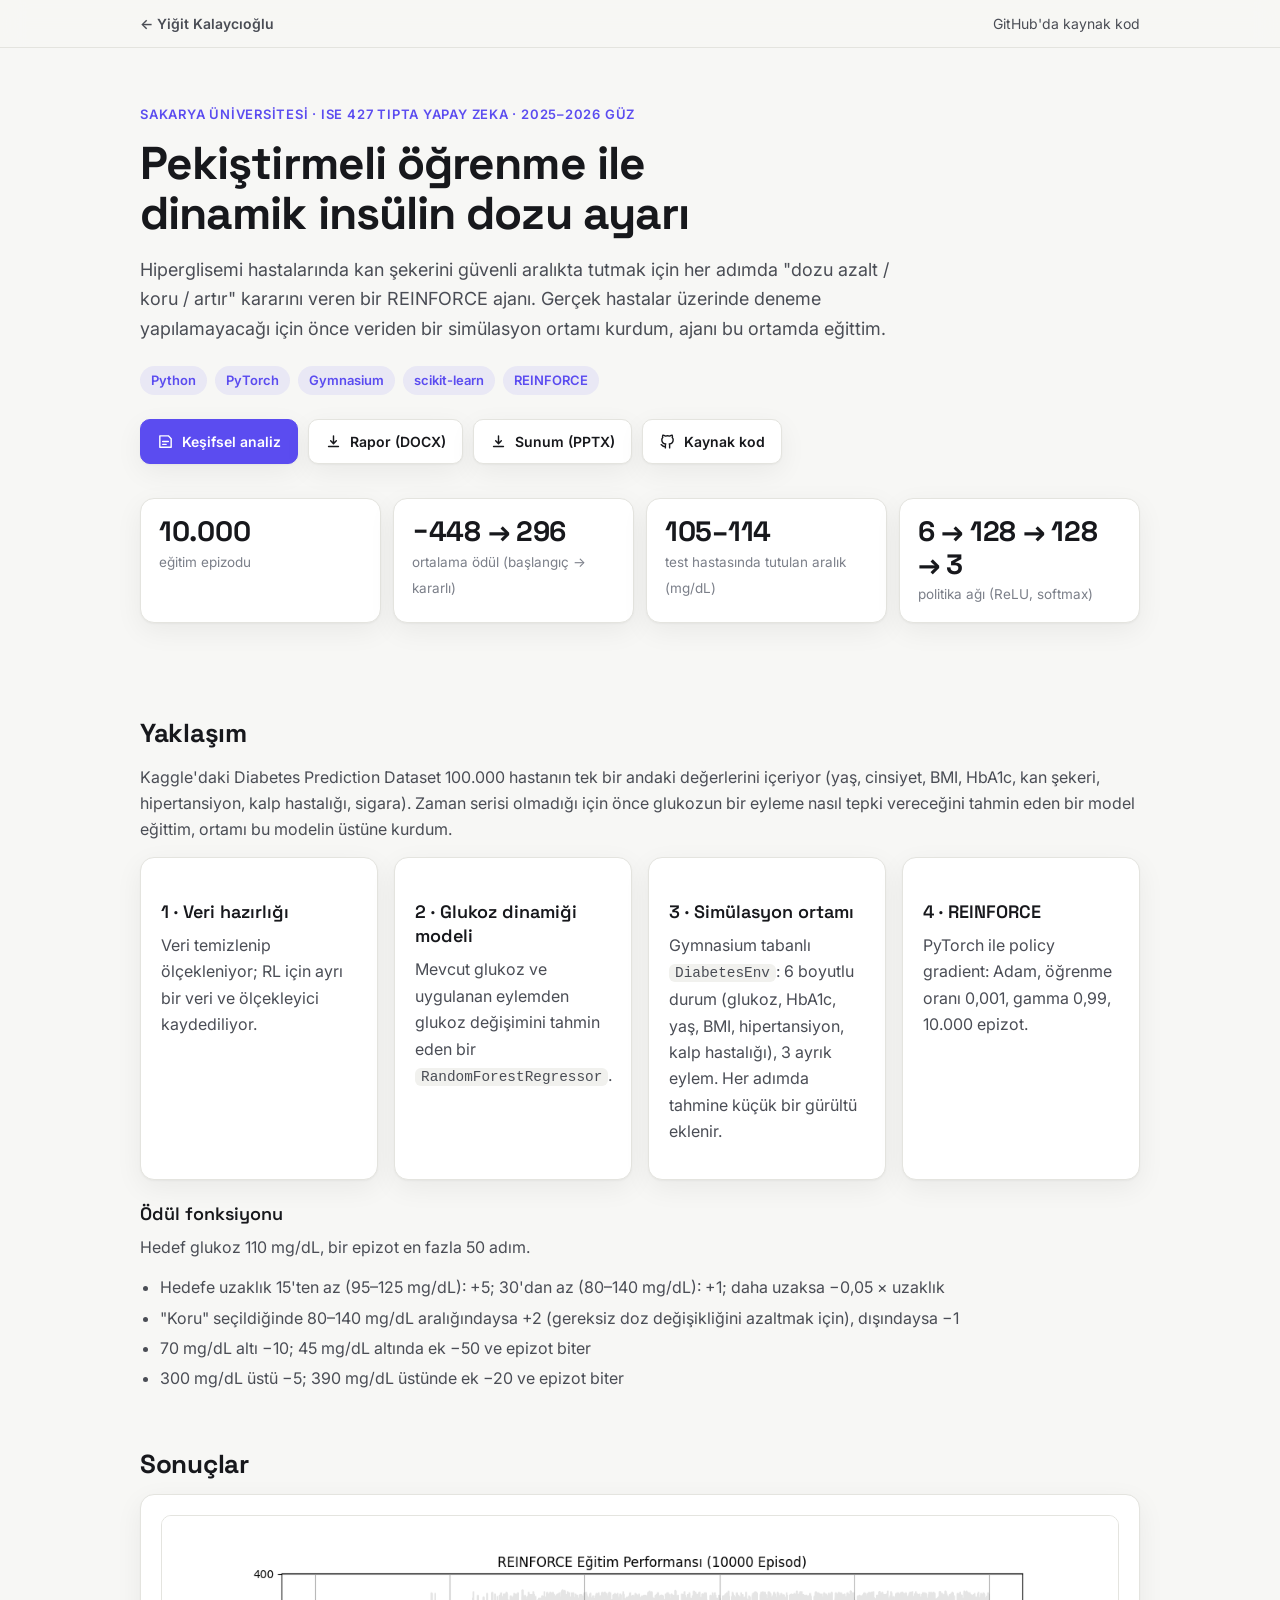
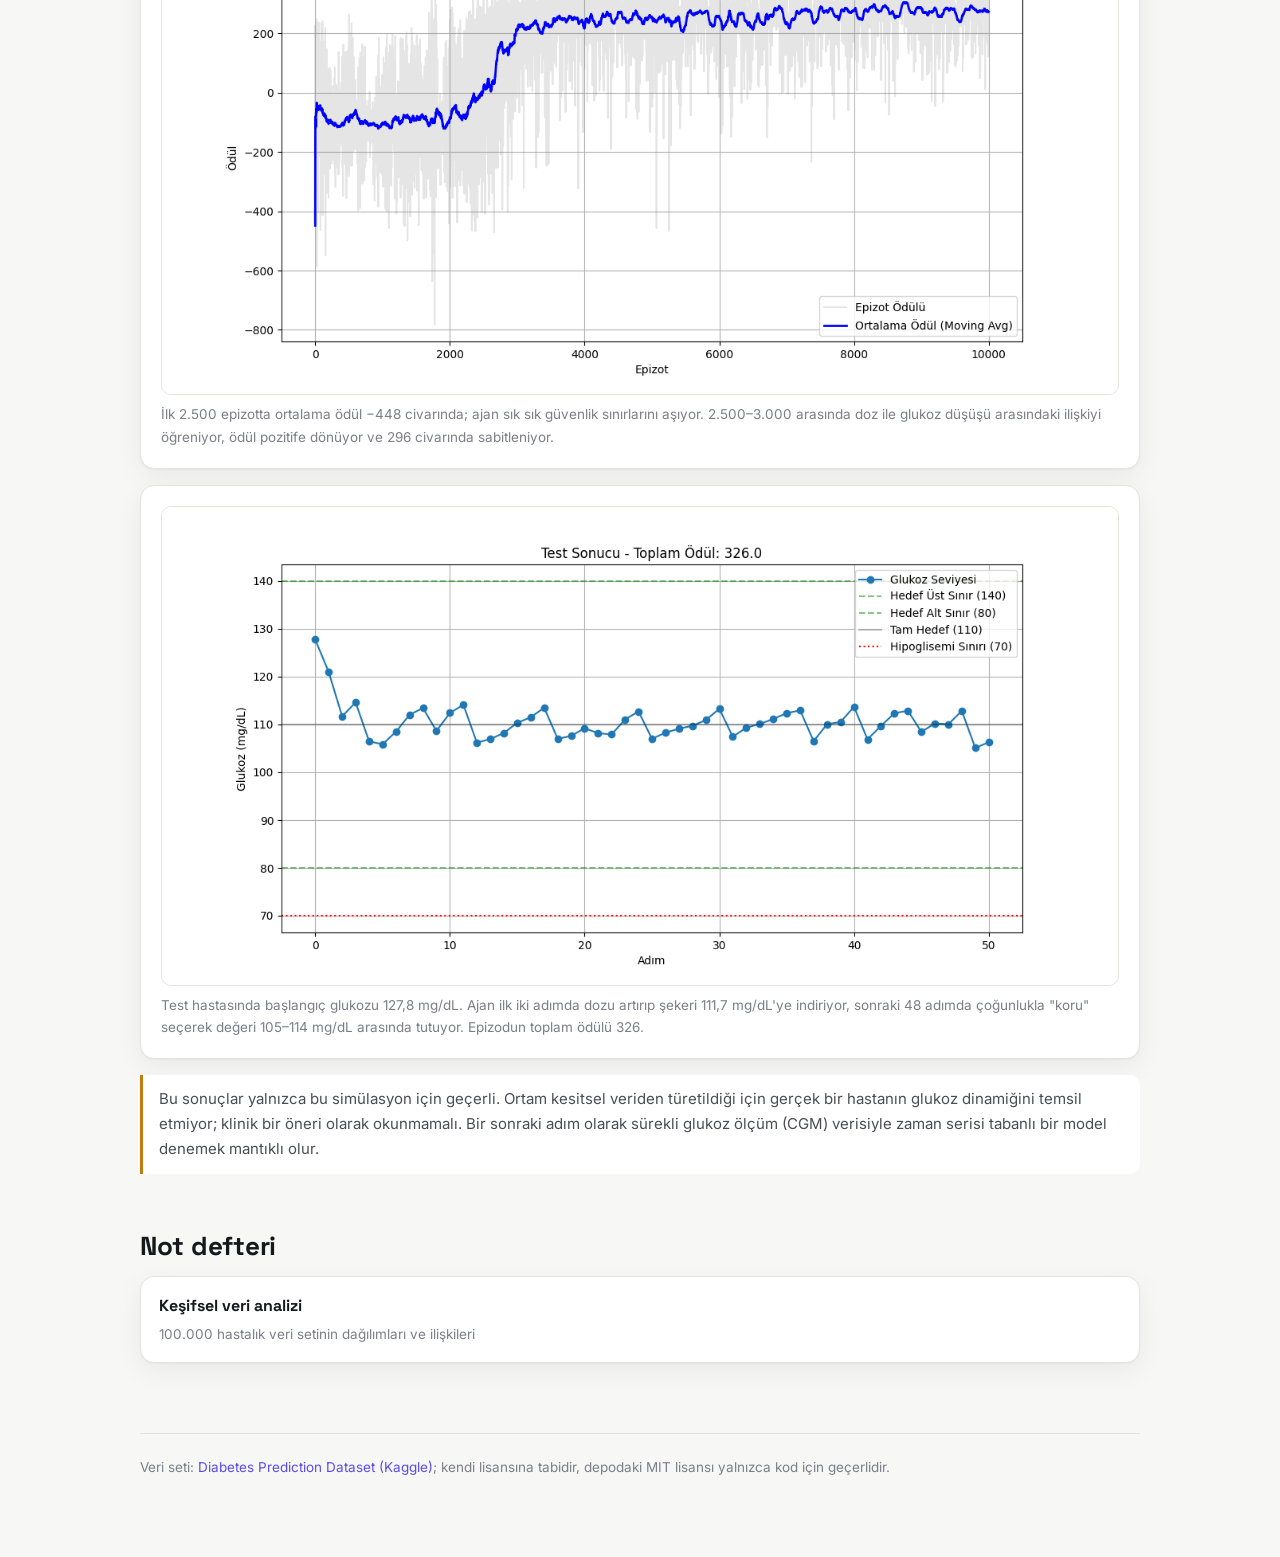
<file: docs/index.html>
<!doctype html>
<html lang="tr">
<head>
  <meta charset="utf-8">
  <meta name="viewport" content="width=device-width, initial-scale=1">
  <title>Pekiştirmeli Öğrenme ile Dinamik İnsülin Dozu Ayarı · Yiğit Kalaycıoğlu</title>
  <meta name="description" content="Hiperglisemi hastalarında kan şekerini güvenli aralıkta tutmak için doz kararı veren REINFORCE ajanı: veriden kurulan simülasyon ortamı, PyTorch politika ağı, 10.000 epizot eğitim.">
  <link rel="preconnect" href="https://fonts.googleapis.com">
  <link rel="preconnect" href="https://fonts.gstatic.com" crossorigin>
  <link href="https://fonts.googleapis.com/css2?family=Inter:wght@400;500;600;700&family=Space+Grotesk:wght@600;700&display=swap" rel="stylesheet">
  <link rel="stylesheet" href="style.css">
</head>
<body>
  <header class="topbar"><div class="in">
    <a class="home" href="https://yigitkalaycioglu.github.io/">← Yiğit Kalaycıoğlu</a>
    <span class="sp"></span>
    <a class="gh" href="https://github.com/yigitkalaycioglu/Autonomous-Diabetes-Management-Reinforcement-Learning-Based-Drug-Dose-Optimization">GitHub'da kaynak kod</a>
  </div></header>

  <main class="wrap">
    <div class="hero">
      <p class="kicker">Sakarya Üniversitesi · ISE 427 Tıpta Yapay Zeka · 2025–2026 Güz</p>
      <h1>Pekiştirmeli öğrenme ile dinamik insülin dozu ayarı</h1>
      <p class="lead">Hiperglisemi hastalarında kan şekerini güvenli aralıkta tutmak için her adımda "dozu azalt / koru / artır" kararını veren bir REINFORCE ajanı. Gerçek hastalar üzerinde deneme yapılamayacağı için önce veriden bir simülasyon ortamı kurdum, ajanı bu ortamda eğittim.</p>
      <ul class="tags"><li>Python</li><li>PyTorch</li><li>Gymnasium</li><li>scikit-learn</li><li>REINFORCE</li></ul>
      <div class="actions">
        <a class="btn primary" href="notebooks/EDA_Diabetes_Prediction.html"><svg viewBox="0 0 24 24"><path d="M4 4h12l4 4v12H4z"/><path d="M8 12h8M8 16h5"/></svg>Keşifsel analiz</a>
        <a class="btn" href="https://github.com/yigitkalaycioglu/Autonomous-Diabetes-Management-Reinforcement-Learning-Based-Drug-Dose-Optimization/raw/main/rapor.docx"><svg viewBox="0 0 24 24"><path d="M12 4v11m0 0-4-4m4 4 4-4M5 19h14"/></svg>Rapor (DOCX)</a>
        <a class="btn" href="https://github.com/yigitkalaycioglu/Autonomous-Diabetes-Management-Reinforcement-Learning-Based-Drug-Dose-Optimization/raw/main/sunum.pptx"><svg viewBox="0 0 24 24"><path d="M12 4v11m0 0-4-4m4 4 4-4M5 19h14"/></svg>Sunum (PPTX)</a>
        <a class="btn" href="https://github.com/yigitkalaycioglu/Autonomous-Diabetes-Management-Reinforcement-Learning-Based-Drug-Dose-Optimization"><svg viewBox="0 0 24 24"><path d="M9 19c-4 1.3-4-2-6-2.5m12 4.5v-3.5c0-1 .1-1.4-.5-2 2.8-.3 5.5-1.4 5.5-6a4.6 4.6 0 0 0-1.3-3.2 4.2 4.2 0 0 0-.1-3.2s-1-.3-3.4 1.3a11.6 11.6 0 0 0-6.2 0C6.5 2.8 5.4 3.1 5.4 3.1a4.2 4.2 0 0 0-.1 3.2A4.6 4.6 0 0 0 4 9.5c0 4.6 2.7 5.7 5.5 6-.6.6-.6 1.2-.5 2V21"/></svg>Kaynak kod</a>
      </div>
      <div class="metrics">
        <div class="metric"><b>10.000</b><span>eğitim epizodu</span></div>
        <div class="metric"><b>−448 → 296</b><span>ortalama ödül (başlangıç → kararlı)</span></div>
        <div class="metric"><b>105–114</b><span>test hastasında tutulan aralık (mg/dL)</span></div>
        <div class="metric"><b>6 → 128 → 128 → 3</b><span>politika ağı (ReLU, softmax)</span></div>
      </div>
    </div>

    <section>
      <h2>Yaklaşım</h2>
      <p>Kaggle'daki Diabetes Prediction Dataset 100.000 hastanın tek bir andaki değerlerini içeriyor (yaş, cinsiyet, BMI, HbA1c, kan şekeri, hipertansiyon, kalp hastalığı, sigara). Zaman serisi olmadığı için önce glukozun bir eyleme nasıl tepki vereceğini tahmin eden bir model eğittim, ortamı bu modelin üstüne kurdum.</p>
      <div class="grid4">
        <div class="card"><h3>1 · Veri hazırlığı</h3><p>Veri temizlenip ölçekleniyor; RL için ayrı bir veri ve ölçekleyici kaydediliyor.</p></div>
        <div class="card"><h3>2 · Glukoz dinamiği modeli</h3><p>Mevcut glukoz ve uygulanan eylemden glukoz değişimini tahmin eden bir <code>RandomForestRegressor</code>.</p></div>
        <div class="card"><h3>3 · Simülasyon ortamı</h3><p>Gymnasium tabanlı <code>DiabetesEnv</code>: 6 boyutlu durum (glukoz, HbA1c, yaş, BMI, hipertansiyon, kalp hastalığı), 3 ayrık eylem. Her adımda tahmine küçük bir gürültü eklenir.</p></div>
        <div class="card"><h3>4 · REINFORCE</h3><p>PyTorch ile policy gradient: Adam, öğrenme oranı 0,001, gamma 0,99, 10.000 epizot.</p></div>
      </div>
      <h3>Ödül fonksiyonu</h3>
      <p>Hedef glukoz 110 mg/dL, bir epizot en fazla 50 adım.</p>
      <ul class="list">
        <li>Hedefe uzaklık 15'ten az (95–125 mg/dL): +5; 30'dan az (80–140 mg/dL): +1; daha uzaksa −0,05 × uzaklık</li>
        <li>"Koru" seçildiğinde 80–140 mg/dL aralığındaysa +2 (gereksiz doz değişikliğini azaltmak için), dışındaysa −1</li>
        <li>70 mg/dL altı −10; 45 mg/dL altında ek −50 ve epizot biter</li>
        <li>300 mg/dL üstü −5; 390 mg/dL üstünde ek −20 ve epizot biter</li>
      </ul>
    </section>

    <section>
      <h2>Sonuçlar</h2>
      <figure class="card"><img src="img/training_plot.png" alt="Eğitim boyunca ortalama ödül" loading="lazy"><figcaption>İlk 2.500 epizotta ortalama ödül −448 civarında; ajan sık sık güvenlik sınırlarını aşıyor. 2.500–3.000 arasında doz ile glukoz düşüşü arasındaki ilişkiyi öğreniyor, ödül pozitife dönüyor ve 296 civarında sabitleniyor.</figcaption></figure>
      <figure class="card" style="margin-top:16px"><img src="img/test_result.png" alt="Test hastasında glukoz seyri" loading="lazy"><figcaption>Test hastasında başlangıç glukozu 127,8 mg/dL. Ajan ilk iki adımda dozu artırıp şekeri 111,7 mg/dL'ye indiriyor, sonraki 48 adımda çoğunlukla "koru" seçerek değeri 105–114 mg/dL arasında tutuyor. Epizodun toplam ödülü 326.</figcaption></figure>
      <p style="margin-top:16px" class="note">Bu sonuçlar yalnızca bu simülasyon için geçerli. Ortam kesitsel veriden türetildiği için gerçek bir hastanın glukoz dinamiğini temsil etmiyor; klinik bir öneri olarak okunmamalı. Bir sonraki adım olarak sürekli glukoz ölçüm (CGM) verisiyle zaman serisi tabanlı bir model denemek mantıklı olur.</p>
    </section>

    <section>
      <h2>Not defteri</h2>
      <div class="notebooks">
        <a class="nb" href="notebooks/EDA_Diabetes_Prediction.html"><b>Keşifsel veri analizi</b><span>100.000 hastalık veri setinin dağılımları ve ilişkileri</span></a>
      </div>
    </section>

    <footer>
      Veri seti: <a href="https://www.kaggle.com/datasets/iammustafatz/diabetes-prediction-dataset">Diabetes Prediction Dataset (Kaggle)</a>; kendi lisansına tabidir, depodaki MIT lisansı yalnızca kod için geçerlidir.
    </footer>
  </main>
</body>
</html>
</file>
<file: docs/style.css>
:root {
  --bg: #f7f7f5; --surface: #ffffff; --surface-2: #f1f1ee; --line: #e4e4df; --text: #17181c; --text-2: #4a4d55; --muted: #7b7f89;
  --accent: #5b4cf0; --accent-2: #0ea5c4; --accent-soft: rgba(91, 76, 240, .09); --ok: #0f9d6b; --warn: #c27c0e; --bad: #d4483b;
  --radius: 14px; --shadow: 0 1px 2px rgba(16,18,24,.04), 0 8px 28px rgba(16,18,24,.06);
  --font: "Inter", system-ui, -apple-system, "Segoe UI", Roboto, sans-serif; --font-d: "Space Grotesk", "Inter", system-ui, sans-serif;
  color-scheme: light;
}
@media (prefers-color-scheme: dark) {
  :root {
    --bg: #0b0c10; --surface: #12141a; --surface-2: #181b23; --line: #242833; --text: #eceef3; --text-2: #b4bac6; --muted: #7d8494;
    --accent: #8b7dff; --accent-2: #2fd0e8; --accent-soft: rgba(139, 125, 255, .12); --ok: #34d399; --warn: #fbbf24; --bad: #f87171;
    --shadow: 0 1px 2px rgba(0,0,0,.3), 0 10px 30px rgba(0,0,0,.35); color-scheme: dark;
  }
}
* { box-sizing: border-box; }
html { scroll-behavior: smooth; }
body { margin: 0; background: var(--bg); color: var(--text); font: 16px/1.65 var(--font); -webkit-font-smoothing: antialiased; }
a { color: var(--accent); text-decoration: none; }
a:hover { text-decoration: underline; }
img { max-width: 100%; display: block; }

.topbar { position: sticky; top: 0; z-index: 10; backdrop-filter: blur(12px); background: color-mix(in srgb, var(--bg) 82%, transparent); border-bottom: 1px solid var(--line); }
.topbar .in { max-width: 1040px; margin: 0 auto; padding: 12px 20px; display: flex; gap: 16px; align-items: center; font-size: 14px; }
.topbar .home { color: var(--text-2); font-weight: 600; }
.topbar .sp { flex: 1; }
.topbar a.gh { color: var(--text-2); }

.wrap { max-width: 1040px; margin: 0 auto; padding: 0 20px 80px; }
.hero { padding: 56px 0 28px; }
.kicker { color: var(--accent); font-weight: 600; font-size: 13px; letter-spacing: .06em; text-transform: uppercase; margin: 0 0 12px; }
h1 { font: 700 clamp(30px, 5vw, 46px)/1.1 var(--font-d); letter-spacing: -.02em; margin: 0 0 16px; text-wrap: balance; }
.lead { font-size: 18px; color: var(--text-2); max-width: 760px; margin: 0 0 22px; }
.tags { display: flex; flex-wrap: wrap; gap: 8px; margin: 0 0 24px; padding: 0; list-style: none; }
.tags li { padding: 4px 11px; border-radius: 999px; background: var(--accent-soft); color: var(--accent); font-size: 13px; font-weight: 600; }
.actions { display: flex; flex-wrap: wrap; gap: 10px; }
.btn { display: inline-flex; align-items: center; gap: 8px; padding: 10px 16px; border-radius: 10px; border: 1px solid var(--line); background: var(--surface); color: var(--text); font-weight: 600; font-size: 14px; box-shadow: var(--shadow); }
.btn:hover { text-decoration: none; border-color: var(--accent); }
.btn.primary { background: var(--accent); border-color: var(--accent); color: #fff; }
.btn svg { width: 17px; height: 17px; fill: none; stroke: currentColor; stroke-width: 2; stroke-linecap: round; stroke-linejoin: round; }

.metrics { display: grid; grid-template-columns: repeat(auto-fit, minmax(180px, 1fr)); gap: 12px; margin: 34px 0 10px; }
.metric { background: var(--surface); border: 1px solid var(--line); border-radius: var(--radius); padding: 16px 18px; box-shadow: var(--shadow); }
.metric b { display: block; font: 700 28px/1.15 var(--font-d); letter-spacing: -.01em; }
.metric span { color: var(--muted); font-size: 13.5px; }

section { margin-top: 56px; }
h2 { font: 700 26px/1.25 var(--font-d); letter-spacing: -.01em; margin: 0 0 14px; }
h3 { font: 600 18px/1.35 var(--font-d); margin: 22px 0 8px; }
p { margin: 0 0 14px; color: var(--text-2); }
ul.list { color: var(--text-2); padding-left: 20px; margin: 0 0 14px; }
ul.list li { margin: 4px 0; }
code { font-family: ui-monospace, SFMono-Regular, Consolas, monospace; font-size: .9em; background: var(--surface-2); padding: 1px 6px; border-radius: 6px; }

.card { background: var(--surface); border: 1px solid var(--line); border-radius: var(--radius); padding: 20px; box-shadow: var(--shadow); }
.grid2 { display: grid; grid-template-columns: repeat(auto-fit, minmax(300px, 1fr)); gap: 16px; }
figure { margin: 0; }
figure img { border-radius: 10px; background: #fff; border: 1px solid var(--line); }
figcaption { color: var(--muted); font-size: 13.5px; margin-top: 8px; }

.table-wrap { overflow-x: auto; border: 1px solid var(--line); border-radius: var(--radius); background: var(--surface); box-shadow: var(--shadow); }
table { border-collapse: collapse; width: 100%; font-size: 14.5px; }
th, td { padding: 10px 14px; text-align: left; border-bottom: 1px solid var(--line); white-space: nowrap; }
th { color: var(--muted); font-weight: 600; font-size: 12.5px; text-transform: uppercase; letter-spacing: .05em; background: var(--surface-2); }
tr:last-child td { border-bottom: 0; }
td.num { font-variant-numeric: tabular-nums; }
tr.best td { background: var(--accent-soft); font-weight: 600; }

.bars { display: grid; gap: 10px; }
.bar-row { display: grid; grid-template-columns: minmax(150px, 260px) 1fr 64px; gap: 12px; align-items: center; font-size: 14px; }
.bar-row .name { color: var(--text-2); overflow: hidden; text-overflow: ellipsis; white-space: nowrap; }
.bar { height: 12px; border-radius: 99px; background: var(--surface-2); overflow: hidden; position: relative; }
.bar i { position: absolute; inset: 0 auto 0 0; border-radius: 99px; background: linear-gradient(90deg, var(--accent), var(--accent-2)); }
.bar-row .val { text-align: right; font-variant-numeric: tabular-nums; font-weight: 600; }

.notebooks { display: grid; grid-template-columns: repeat(auto-fit, minmax(240px, 1fr)); gap: 12px; }
.nb { display: block; background: var(--surface); border: 1px solid var(--line); border-radius: var(--radius); padding: 16px 18px; box-shadow: var(--shadow); color: var(--text); }
.nb:hover { text-decoration: none; border-color: var(--accent); }
.nb b { display: block; font-family: var(--font-d); }
.nb span { color: var(--muted); font-size: 13.5px; }

.note { border-left: 3px solid var(--warn); background: var(--surface); padding: 12px 16px; border-radius: 0 10px 10px 0; color: var(--text-2); font-size: 15px; }
footer { margin-top: 70px; padding-top: 22px; border-top: 1px solid var(--line); color: var(--muted); font-size: 13.5px; }
@media (max-width: 640px) {
  .bar-row { grid-template-columns: 1fr 52px; }
  .bar-row .bar { grid-column: 1 / -1; grid-row: 2; }
  .hero { padding-top: 36px; }
}
.grid4 { display: grid; grid-template-columns: repeat(auto-fit, minmax(210px, 1fr)); gap: 16px; }
</file>
